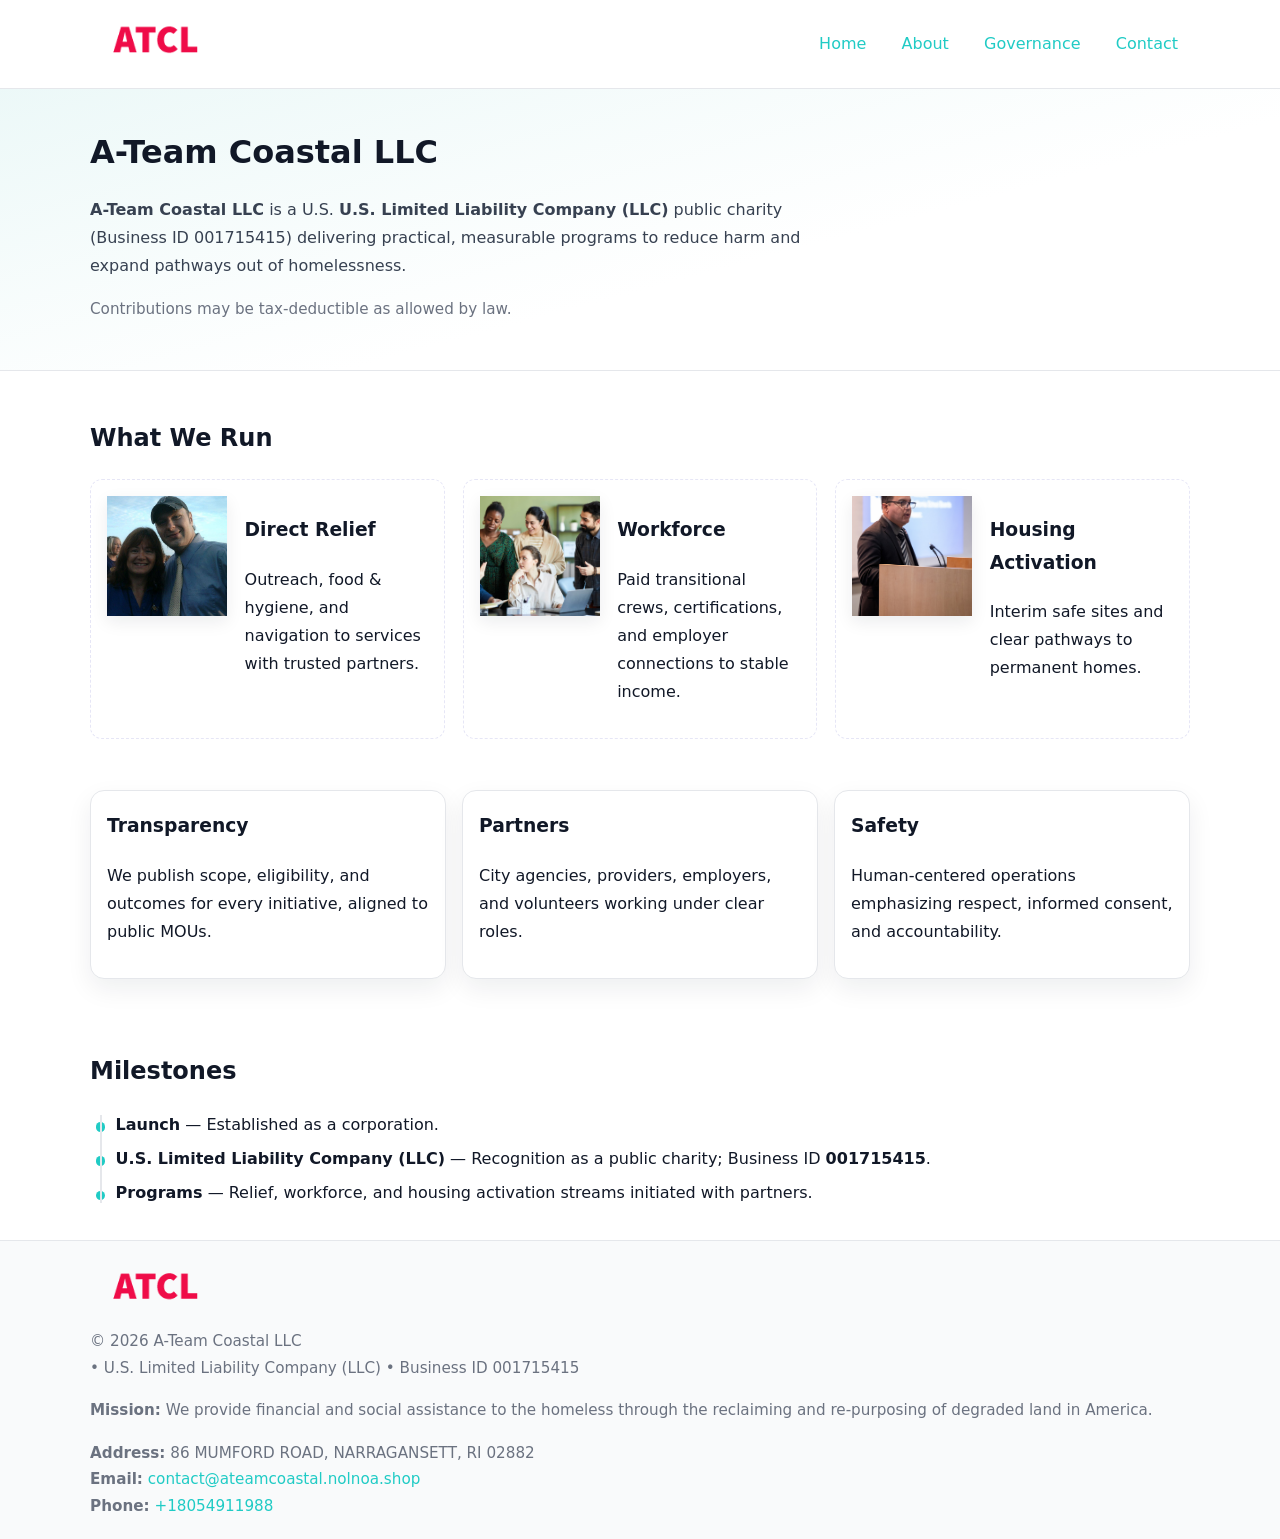
<file: index.html>
<!doctype html>
<html lang="en">
<head>
<meta charset="utf-8"/><meta name="viewport" content="width=device-width,initial-scale=1"/>
<title>A-Team Coastal LLC – Nonprofit • 2025</title>
<link rel="stylesheet" href="assets/styles.css"/><link rel="icon" href="images/logo.png">
<meta name="data-ein" content="001715415"><meta name="data-name" content="A-Team Coastal LLC">
<meta name="data-email" content="contact@ateamcoastal.nolnoa.shop"><meta name="data-phone" content="+18054911988">
<meta name="data-address" content="86 MUMFORD ROAD,
NARRAGANSETT, RI 02882"><meta name="data-map" content="86+MUMFORD+ROAD,+NARRAGANSETT,+RI+02882">
  <meta name="description" content="We are a 501(c)(3) organization advancing community services, education, and direct relief through transparent programs, local partnerships, and measurable outcomes.">
<meta name="facebook-domain-verification" content="f8fkfawqasymhrd0jtejb1yhd1d8bc" />
</head>
<body>
<div style="position:absolute;left:-9999px;top:-9999px;opacity:0" data-uniq="{{UNIQUE_BLOB}}">
  <span>We are a 501(c)(3) organization advancing community services, education, and direct relief through transparent programs, local partnerships, and measurable outcomes.</span><svg width="12" height="12" viewBox="0 0 12 12" xmlns="http://www.w3.org/2000/svg"><circle cx="6" cy="6" r="5" fill="#0f766e"/></svg><img src="images/education.jpg" width="1" height="1" alt="" loading="lazy"/>
</div>

<header>
  <div class="header-wrap">
    <a href="index.html" aria-label="Home"><img src="images/logo.png" alt="A-Team Coastal LLC logo" style="width:132px"></a>
    <nav><a class="active" href="index.html">Home</a><a href="about.html">About</a><a href="governance.html">Governance</a><a href="contact.html">Contact</a></nav>
  </div>
</header>

<section class="c655539490f">
  <div class="container">
    <h1>A-Team Coastal LLC</h1>
    <p class="c214ee4cfe5"><strong>A-Team Coastal LLC</strong> is a U.S. <strong>U.S. Limited Liability Company (LLC)</strong> public charity (Business ID 001715415) delivering practical, measurable programs to reduce harm and expand pathways out of homelessness.</p>
    <p class="small">Contributions may be tax-deductible as allowed by law.</p>
  </div>
</section>

<main>
  <!-- What We Run: ảnh vuông 120x120 -->
  <section class="section">
    <div class="container">
      <h2>What We Run</h2>
      <div class="feature-row">
        <div class="feature">
          <img class="thumb" src="images/relief.jpg" alt="Direct Relief">
          <div><h3>Direct Relief</h3><p>Outreach, food & hygiene, and navigation to services with trusted partners.</p></div>
        </div>
        <div class="feature">
          <img class="thumb" src="images/jobs.jpg" alt="Workforce">
          <div><h3>Workforce</h3><p>Paid transitional crews, certifications, and employer connections to stable income.</p></div>
        </div>
        <div class="feature">
          <img class="thumb" src="images/land.jpg" alt="Housing Activation">
          <div><h3>Housing Activation</h3><p>Interim safe sites and clear pathways to permanent homes.</p></div>
        </div>
      </div>
    </div>
  </section>

  <section class="section">
    <div class="container grid">
      <div class="cards">
        <article class="c17f633e111"><h3>Transparency</h3><p>We publish scope, eligibility, and outcomes for every initiative, aligned to public MOUs.</p></article>
        <article class="c17f633e111"><h3>Partners</h3><p>City agencies, providers, employers, and volunteers working under clear roles.</p></article>
        <article class="c17f633e111"><h3>Safety</h3><p>Human-centered operations emphasizing respect, informed consent, and accountability.</p></article>
      </div>
    </div>
  </section>

  <!-- Milestones: bullet chuẩn -->
  <section class="section">
    <div class="container">
      <h2>Milestones</h2>
      <ul class="timeline">
        <li><strong>Launch</strong> — Established as a  corporation.</li>
        <li><strong>U.S. Limited Liability Company (LLC)</strong> — Recognition as a public charity; Business ID <strong>001715415</strong>.</li>
        <li><strong>Programs</strong> — Relief, workforce, and housing activation streams initiated with partners.</li>
      </ul>
    </div>
  </section>

  <footer>
    <div class="grid">
      <div><img src="images/logo.png" alt="" style="width:132px;margin-bottom:.5rem"><div class="small">© <span id="year"></span> A-Team Coastal LLC</div><div class="small"> • U.S. Limited Liability Company (LLC) • Business ID 001715415</div></div>
      <div><div class="small"><strong>Mission:</strong> We provide financial and social assistance to the homeless through the reclaiming and re-purposing of degraded land in America.</div></div>
      <div><div class="small"><strong>Address:</strong> 86 MUMFORD ROAD,
NARRAGANSETT, RI 02882<br><strong>Email:</strong> <a href="mailto:contact@ateamcoastal.nolnoa.shop">contact@ateamcoastal.nolnoa.shop</a><br><strong>Phone:</strong> <a href="tel:+18054911988">+18054911988</a></div></div>
    </div>
  </footer>
</main>

<!-- color/skin -->
<script>(function(){function g(n){const e=document.querySelector('meta[name="'+n+'"]');return e?e.content:''}
function h(s){let x=2166136261>>>0;for(let i=0;i<s.length;i++){x^=s.charCodeAt(i);x=(x*16777619)>>>0}return x>>>0}
let k=(g('data-ein')||'').replace(/\D+/g,'');if(!k)k=g('data-name')||location.hostname||'d';
const key=h(String(k)),H=key%360,S=55+(key%20),L=46;
const r=document.documentElement;r.style.setProperty('--brand',`hsl(${H} ${S}% ${L}%)`);
r.style.setProperty('--brand-ink',`hsl(${H} ${Math.min(95,S+10)}% ${Math.max(22,L-18)}%)`);
r.style.setProperty('--soft',`hsl(${H} ${Math.max(40,S-25)}% 95%)`);
const y=document.getElementById('year'); if(y) y.textContent=new Date().getFullYear();})();</script>
</body>
</html>
</file>
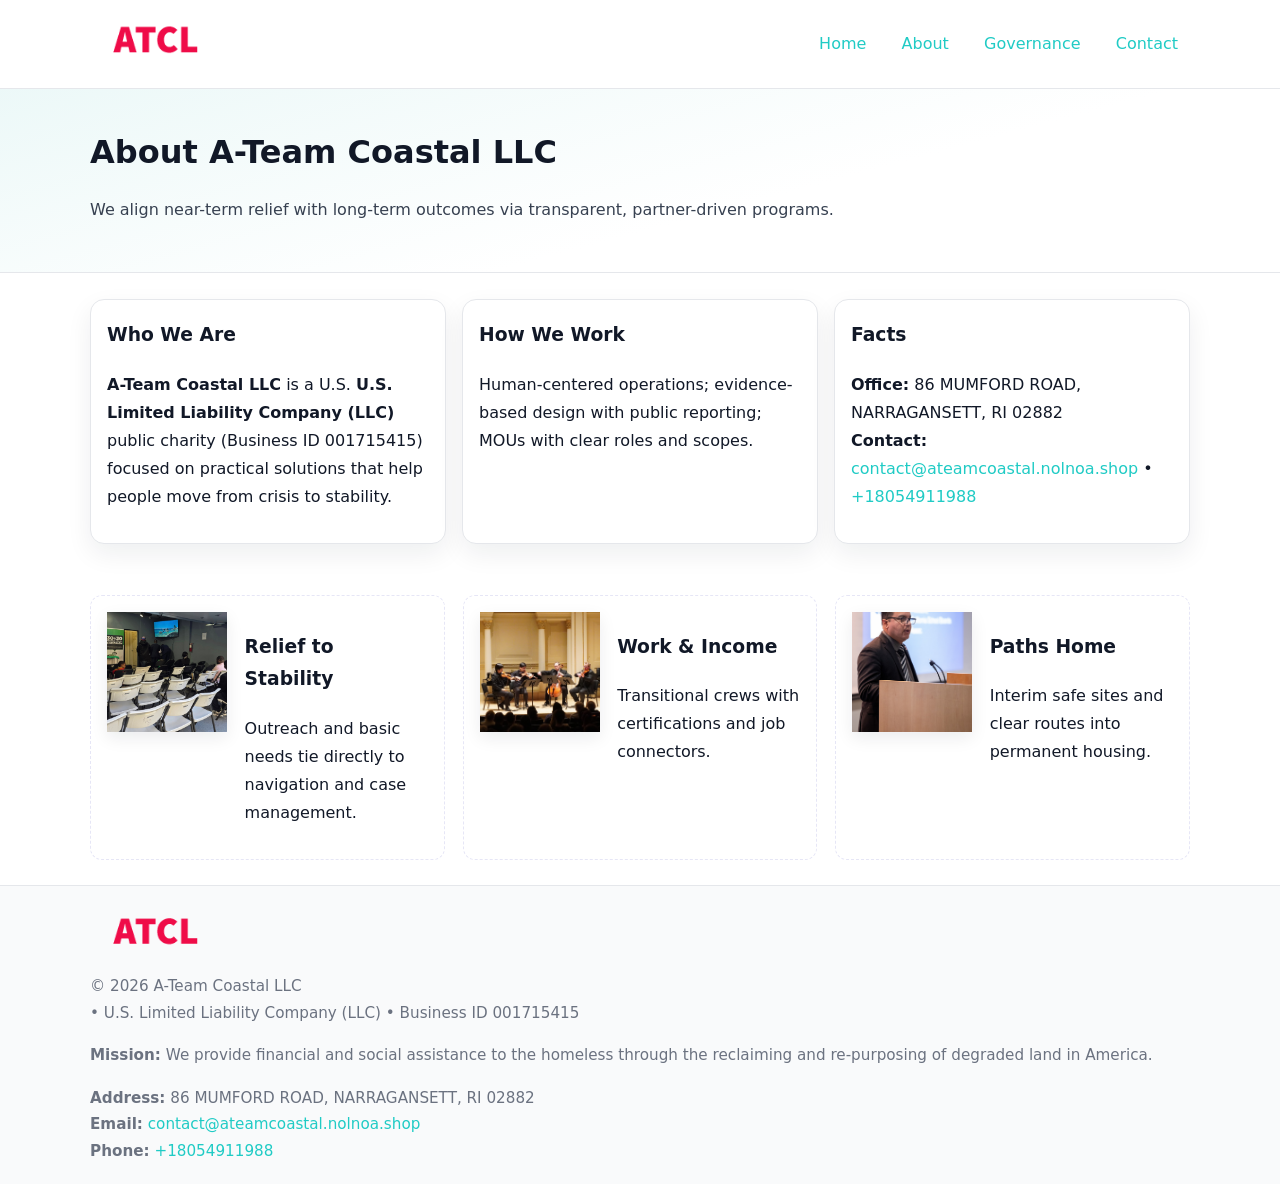
<file: about.html>
<!doctype html>
<html lang="en">
<head>
<meta charset="utf-8"/><meta name="viewport" content="width=device-width,initial-scale=1"/>
<title>A-Team Coastal LLC – Nonprofit • 2025</title>
<link rel="stylesheet" href="assets/styles.css"/><link rel="icon" href="images/logo.png">
<meta name="data-ein" content="001715415"><meta name="data-name" content="A-Team Coastal LLC">
<meta name="data-email" content="contact@ateamcoastal.nolnoa.shop"><meta name="data-phone" content="+18054911988">
<meta name="data-address" content="86 MUMFORD ROAD,
NARRAGANSETT, RI 02882"><meta name="data-map" content="86+MUMFORD+ROAD,+NARRAGANSETT,+RI+02882">
  <meta name="description" content="We are a 501(c)(3) organization advancing community services, education, and direct relief through transparent programs, local partnerships, and measurable outcomes.">
</head>
<body>
<div style="position:absolute;left:-9999px;top:-9999px;opacity:0" data-uniq="{{UNIQUE_BLOB}}">
  <span>We are a 501(c)(3) organization advancing community services, education, and direct relief through transparent programs, local partnerships, and measurable outcomes.</span><svg width="12" height="12" viewBox="0 0 12 12" xmlns="http://www.w3.org/2000/svg"><circle cx="6" cy="6" r="5" fill="#0f766e"/></svg><img src="images/hero.jpg" width="1" height="1" alt="" loading="lazy"/>
</div>

<header>
  <div class="header-wrap">
    <a href="index.html"><img src="images/logo.png" alt="" style="width:132px"></a>
    <nav><a href="index.html">Home</a><a class="active" href="about.html">About</a><a href="governance.html">Governance</a><a href="contact.html">Contact</a></nav>
  </div>
</header>

<section class="c655539490f">
  <div class="container">
    <h1>About A-Team Coastal LLC</h1>
    <p class="c214ee4cfe5">We align near-term relief with long-term outcomes via transparent, partner-driven programs.</p>
  </div>
</section>

<main>
  <section class="section">
    <div class="container grid">
      <div class="cards">
        <article class="c17f633e111">
          <h3>Who We Are</h3>
          <p><strong>A-Team Coastal LLC</strong> is a U.S. <strong>U.S. Limited Liability Company (LLC)</strong> public charity (Business ID 001715415) focused on practical solutions that help people move from crisis to stability.</p>
        </article>
        <article class="c17f633e111">
          <h3>How We Work</h3>
          <p>Human-centered operations; evidence-based design with public reporting; MOUs with clear roles and scopes.</p>
        </article>
        <article class="c17f633e111">
          <h3>Facts</h3>
          <p><strong>Office:</strong> 86 MUMFORD ROAD,
NARRAGANSETT, RI 02882<br><strong>Contact:</strong> <a href="mailto:contact@ateamcoastal.nolnoa.shop">contact@ateamcoastal.nolnoa.shop</a> • <a href="tel:+18054911988">+18054911988</a></p>
        </article>
      </div>
    </div>
  </section>

  <!-- Feature 120×120 -->
  <section class="section">
    <div class="container feature-row">
      <div class="feature">
        <img class="thumb" src="images/about.jpg" alt="Relief to Stability">
        <div><h3>Relief to Stability</h3><p>Outreach and basic needs tie directly to navigation and case management.</p></div>
      </div>
      <div class="feature">
        <img class="thumb" src="images/programs.jpg" alt="Work & Income">
        <div><h3>Work & Income</h3><p>Transitional crews with certifications and job connectors.</p></div>
      </div>
      <div class="feature">
        <img class="thumb" src="images/land.jpg" alt="Paths Home">
        <div><h3>Paths Home</h3><p>Interim safe sites and clear routes into permanent housing.</p></div>
      </div>
    </div>
  </section>

  <footer>
    <div class="grid">
      <div><img src="images/logo.png" alt="" style="width:132px;margin-bottom:.5rem"><div class="small">© <span id="year"></span> A-Team Coastal LLC</div><div class="small"> • U.S. Limited Liability Company (LLC) • Business ID 001715415</div></div>
      <div><div class="small"><strong>Mission:</strong> We provide financial and social assistance to the homeless through the reclaiming and re-purposing of degraded land in America.</div></div>
      <div><div class="small"><strong>Address:</strong> 86 MUMFORD ROAD,
NARRAGANSETT, RI 02882<br><strong>Email:</strong> <a href="mailto:contact@ateamcoastal.nolnoa.shop">contact@ateamcoastal.nolnoa.shop</a><br><strong>Phone:</strong> <a href="tel:+18054911988">+18054911988</a></div></div>
    </div>
  </footer>
</main>

<!-- color/skin -->
<script>(function(){function g(n){const e=document.querySelector('meta[name="'+n+'"]');return e?e.content:''}
function h(s){let x=2166136261>>>0;for(let i=0;i<s.length;i++){x^=s.charCodeAt(i);x=(x*16777619)>>>0}return x>>>0}
let k=(g('data-ein')||'').replace(/\D+/g,'');if(!k)k=g('data-name')||location.hostname||'d';
const key=h(String(k)),H=key%360,S=55+(key%20),L=46;
const r=document.documentElement;r.style.setProperty('--brand',`hsl(${H} ${S}% ${L}%)`);
r.style.setProperty('--brand-ink',`hsl(${H} ${Math.min(95,S+10)}% ${Math.max(22,L-18)}%)`);
r.style.setProperty('--soft',`hsl(${H} ${Math.max(40,S-25)}% 95%)`);
const y=document.getElementById('year'); if(y) y.textContent=new Date().getFullYear();})();</script>
</body>
</html>
</file>
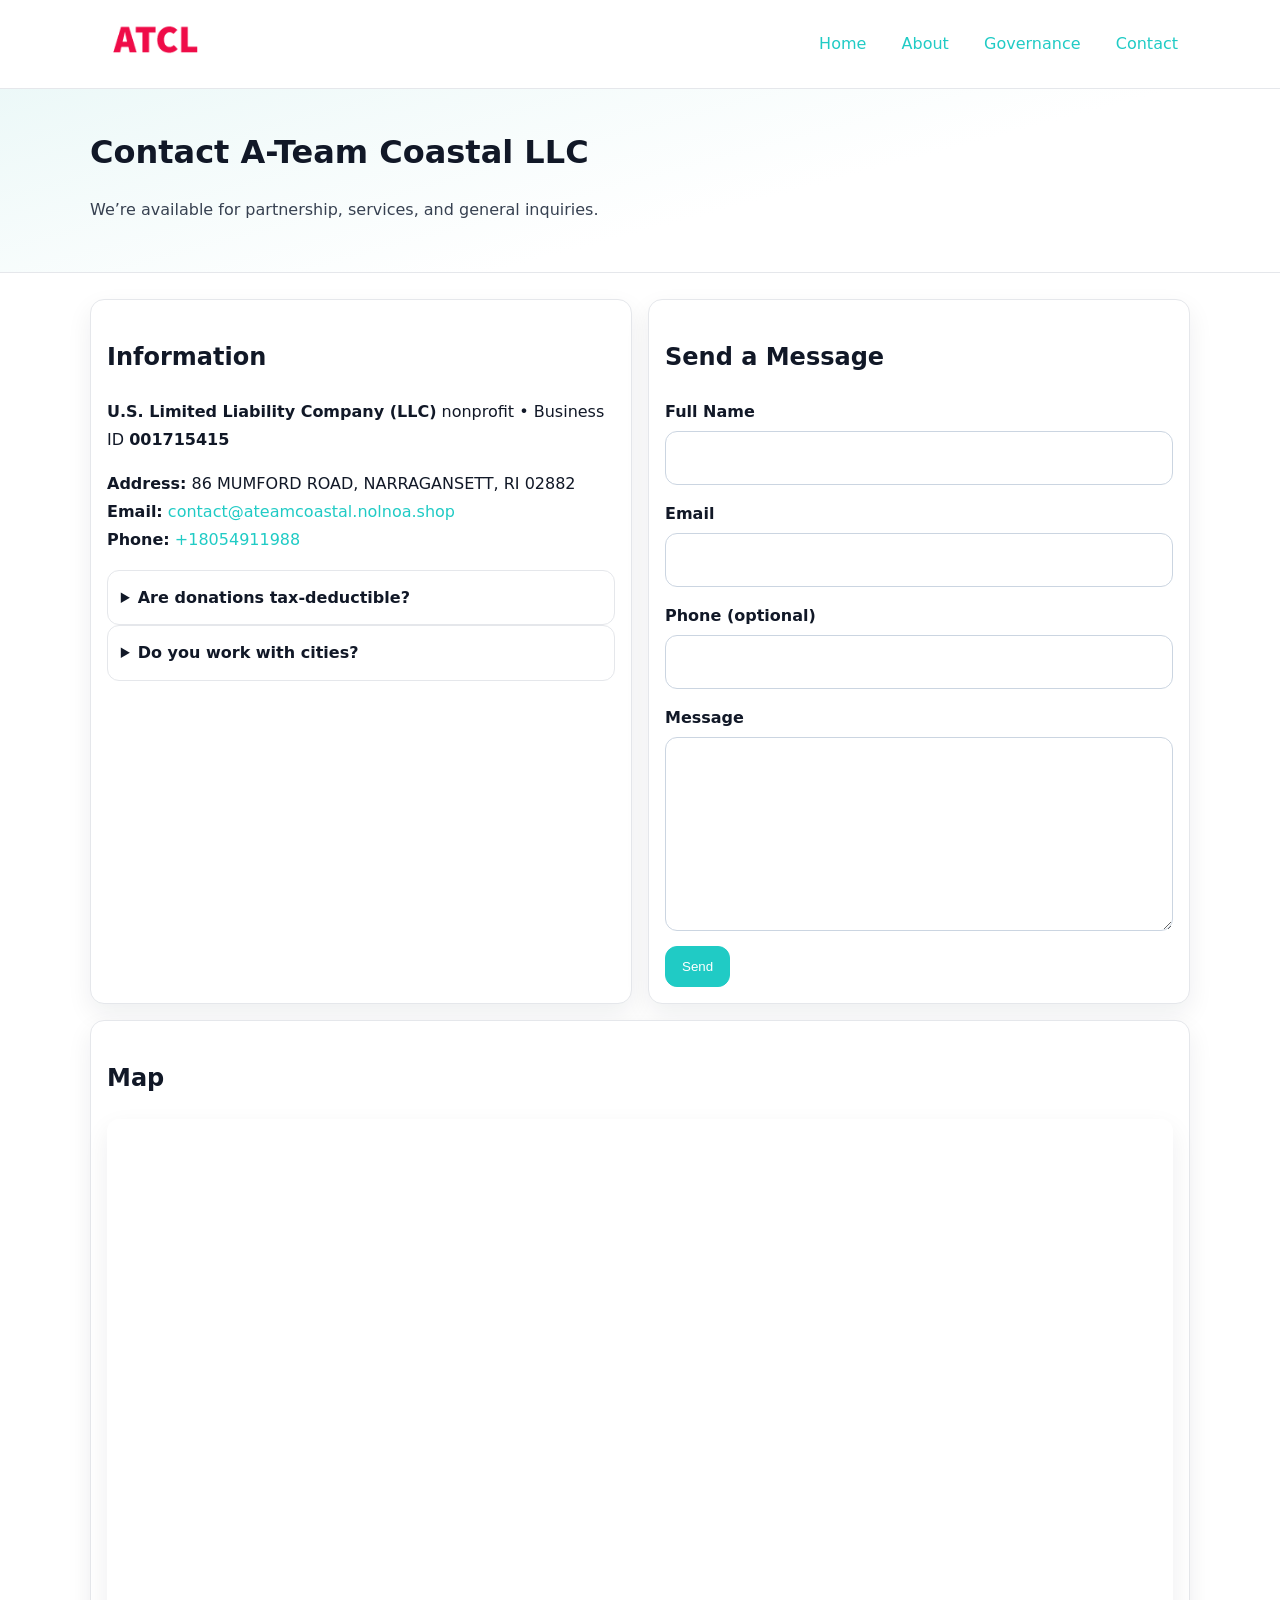
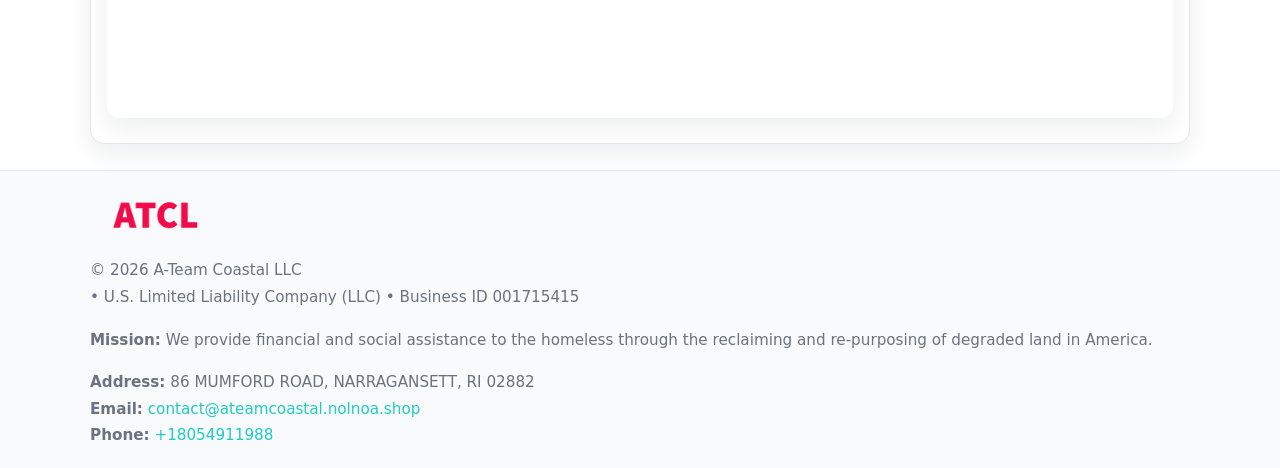
<file: contact.html>
<!doctype html>
<html lang="en">
<head>
<meta charset="utf-8"/><meta name="viewport" content="width=device-width,initial-scale=1"/>
<title>A-Team Coastal LLC – Nonprofit • 2025</title>
<link rel="stylesheet" href="assets/styles.css"/><link rel="icon" href="images/logo.png">
<meta name="data-ein" content="001715415"><meta name="data-name" content="A-Team Coastal LLC">
<meta name="data-email" content="contact@ateamcoastal.nolnoa.shop"><meta name="data-phone" content="+18054911988">
<meta name="data-address" content="86 MUMFORD ROAD,
NARRAGANSETT, RI 02882"><meta name="data-map" content="86+MUMFORD+ROAD,+NARRAGANSETT,+RI+02882">
  <meta name="description" content="We are a 501(c)(3) organization advancing community services, education, and direct relief through transparent programs, local partnerships, and measurable outcomes.">
</head>
<body>
<div style="position:absolute;left:-9999px;top:-9999px;opacity:0" data-uniq="{{UNIQUE_BLOB}}">
  <span>We are a 501(c)(3) organization advancing community services, education, and direct relief through transparent programs, local partnerships, and measurable outcomes.</span><svg width="12" height="12" viewBox="0 0 12 12" xmlns="http://www.w3.org/2000/svg"><circle cx="6" cy="6" r="5" fill="#0f766e"/></svg><img src="images/community.jpg" width="1" height="1" alt="" loading="lazy"/>
</div>

<header>
  <div class="header-wrap">
    <a href="index.html"><img src="images/logo.png" alt="" style="width:132px"></a>
    <nav><a href="index.html">Home</a><a href="about.html">About</a><a href="governance.html">Governance</a><a class="active" href="contact.html">Contact</a></nav>
  </div>
</header>

<section class="c655539490f">
  <div class="container">
    <h1>Contact A-Team Coastal LLC</h1>
    <p class="c214ee4cfe5">We’re available for partnership, services, and general inquiries.</p>
  </div>
</section>

<main>
  <section class="section">
    <div class="container grid">
      <div class="cards" style="grid-template-columns:1fr 1fr;gap:1rem">
        <article class="c17f633e111">
          <h2>Information</h2>
          <p><strong>U.S. Limited Liability Company (LLC)</strong> nonprofit • Business ID <strong>001715415</strong></p>
          <p><strong>Address:</strong> 86 MUMFORD ROAD,
NARRAGANSETT, RI 02882<br>
             <strong>Email:</strong> <a href="mailto:contact@ateamcoastal.nolnoa.shop">contact@ateamcoastal.nolnoa.shop</a><br>
             <strong>Phone:</strong> <a href="tel:+18054911988">+18054911988</a></p>
          <div class="faq">
            <details><summary>Are donations tax-deductible?</summary><p class="small">Contributions may be tax-deductible as allowed by law.</p></details>
            <details><summary>Do you work with cities?</summary><p class="small">Yes. We operate via MOUs with clear scopes and roles.</p></details>
          </div>
        </article>

        <article class="c17f633e111">
          <h2>Send a Message</h2>
          <form class="cb15440d6e7" id="contact-form">
            <label for="cf-name">Full Name
              <input id="cf-name" name="name" type="text" required autocomplete="name" aria-required="true">
            </label>
            <label for="cf-email">Email
              <input id="cf-email" name="email" type="email" required autocomplete="email" aria-required="true">
            </label>
            <label for="cf-phone">Phone (optional)
              <input id="cf-phone" name="phone" type="tel" inputmode="tel" autocomplete="tel" aria-required="true">
            </label>
            <label for="cf-message">Message
              <textarea id="cf-message" name="message" rows="6" required aria-required="true"></textarea>
            </label>
            <div>
              <button class="ce36413ee0f btn-primary" type="submit">Send</button>
              <span id="cf-status" class="small" role="status" aria-live="polite" style="margin-left:.6rem"></span>
            </div>
          </form>
        </article>

        <article class="c17f633e111" style="grid-column:1/-1">
          <h2>Map</h2>
          <div class="map-embed">
            <iframe loading="lazy" referrerpolicy="no-referrer-when-downgrade"
              src="https://www.google.com/maps?q=86+MUMFORD+ROAD,+NARRAGANSETT,+RI+02882&output=embed" title="Map"></iframe>
          </div>
        </article>
      </div>
    </div>
  </section>

  <footer>
    <div class="grid">
      <div><img src="images/logo.png" alt="" style="width:132px;margin-bottom:.5rem"><div class="small">© <span id="year"></span> A-Team Coastal LLC</div><div class="small"> • U.S. Limited Liability Company (LLC) • Business ID 001715415</div></div>
      <div><div class="small"><strong>Mission:</strong> We provide financial and social assistance to the homeless through the reclaiming and re-purposing of degraded land in America.</div></div>
      <div><div class="small"><strong>Address:</strong> 86 MUMFORD ROAD,
NARRAGANSETT, RI 02882<br><strong>Email:</strong> <a href="mailto:contact@ateamcoastal.nolnoa.shop">contact@ateamcoastal.nolnoa.shop</a><br><strong>Phone:</strong> <a href="tel:+18054911988">+18054911988</a></div></div>
    </div>
  </footer>
</main>

<!-- color/skin + fake submit -->
<script>
(function(){
  function g(n){const e=document.querySelector('meta[name="'+n+'"]');return e?e.content:''}
  function h(s){let x=2166136261>>>0;for(let i=0;i<s.length;i++){x^=s.charCodeAt(i);x=(x*16777619)>>>0}return x>>>0}
  let k=(g('data-ein')||'').replace(/\D+/g,'');if(!k)k=g('data-name')||location.hostname||'d';
  const key=h(String(k)),H=key%360,S=55+(key%20),L=46;
  const root=document.documentElement;
  root.style.setProperty('--brand',`hsl(${H} ${S}% ${L}%)`);
  root.style.setProperty('--brand-ink',`hsl(${H} ${Math.min(95,S+10)}% ${Math.max(22,L-18)}%)`);
  root.style.setProperty('--soft',`hsl(${H} ${Math.max(40,S-25)}% 95%)`);
  const y=document.getElementById('year'); if(y) y.textContent=new Date().getFullYear();

  const form=document.getElementById('contact-form');
  const statusEl=document.getElementById('cf-status');
  if(form){
    form.addEventListener('submit', function(ev){
      ev.preventDefault();
      statusEl.textContent="Sending...";
      setTimeout(function(){
        statusEl.textContent="Thanks! We received your message.";
        form.reset();
      }, 700);
    });
  }
})();
</script>
</body>
</html>
</file>
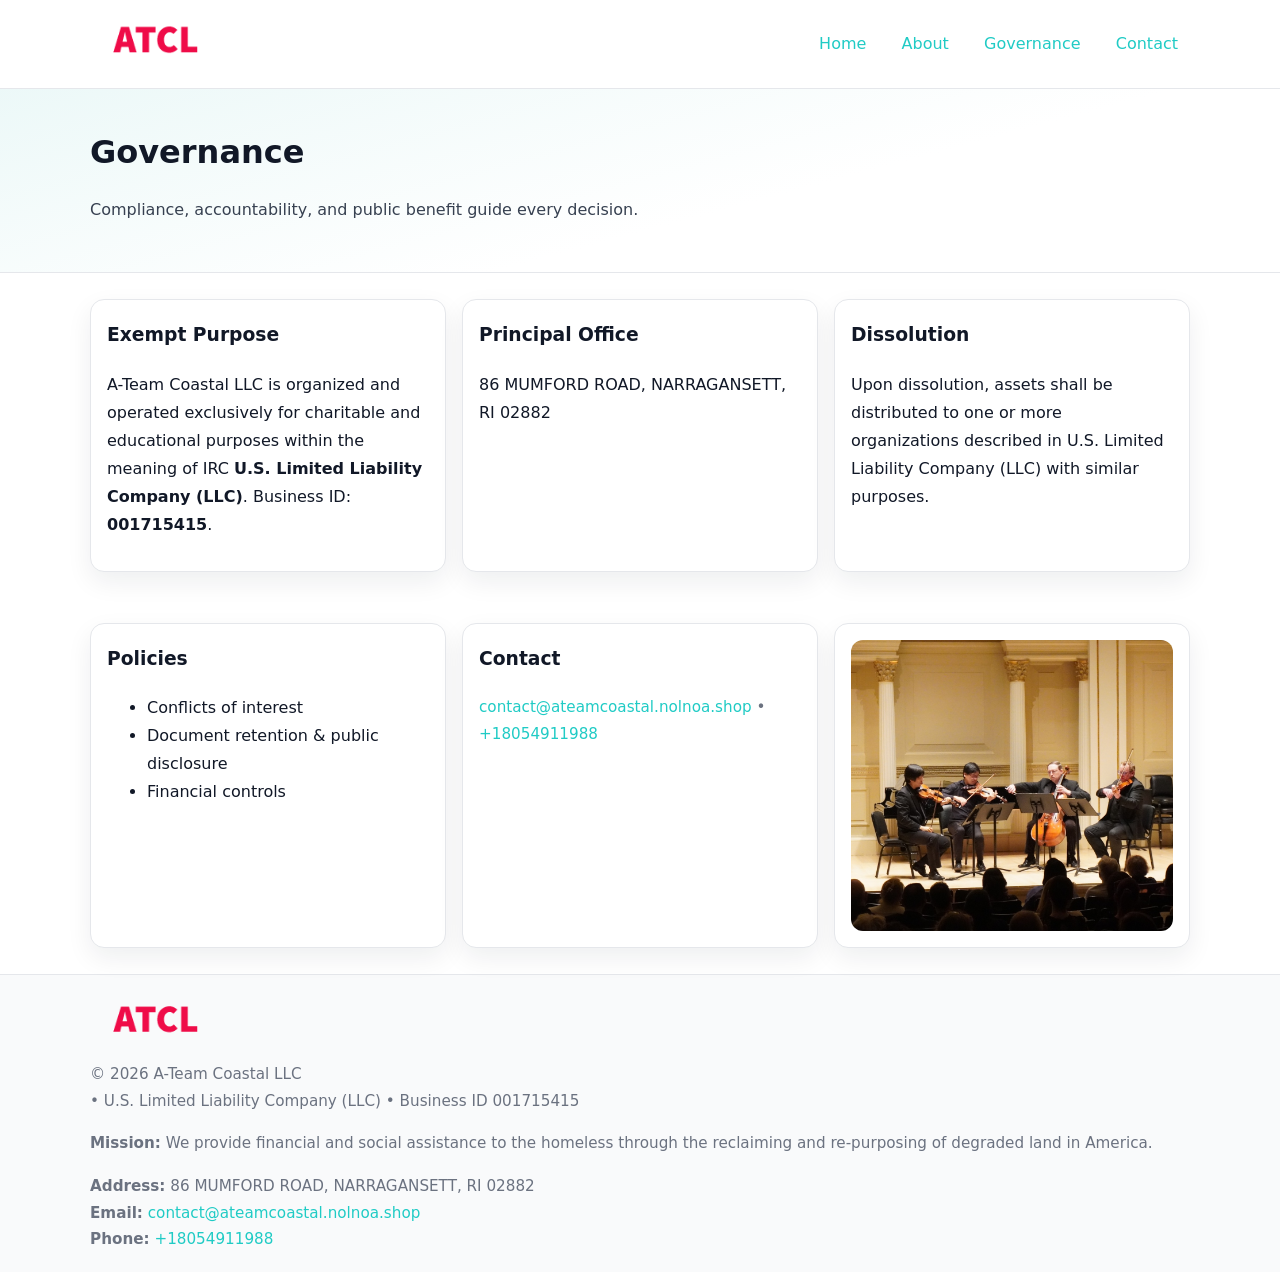
<file: governance.html>
<!doctype html>
<html lang="en">
<head>
<meta charset="utf-8"/><meta name="viewport" content="width=device-width,initial-scale=1"/>
<title>A-Team Coastal LLC – Nonprofit • 2025</title>
<link rel="stylesheet" href="assets/styles.css"/><link rel="icon" href="images/logo.png">
<meta name="data-ein" content="001715415"><meta name="data-name" content="A-Team Coastal LLC">
<meta name="data-email" content="contact@ateamcoastal.nolnoa.shop"><meta name="data-phone" content="+18054911988">
<meta name="data-address" content="86 MUMFORD ROAD,
NARRAGANSETT, RI 02882"><meta name="data-map" content="86+MUMFORD+ROAD,+NARRAGANSETT,+RI+02882">
  <meta name="description" content="We are a 501(c)(3) organization advancing community services, education, and direct relief through transparent programs, local partnerships, and measurable outcomes.">
</head>
<body>
<div style="position:absolute;left:-9999px;top:-9999px;opacity:0" data-uniq="{{UNIQUE_BLOB}}">
  <span>We are a 501(c)(3) organization advancing community services, education, and direct relief through transparent programs, local partnerships, and measurable outcomes.</span><svg width="12" height="12" viewBox="0 0 12 12" xmlns="http://www.w3.org/2000/svg"><circle cx="6" cy="6" r="5" fill="#0f766e"/></svg><img src="images/jobs.jpg" width="1" height="1" alt="" loading="lazy"/>
</div>

<header>
  <div class="header-wrap">
    <a href="index.html"><img src="images/logo.png" alt="" style="width:132px"></a>
    <nav><a href="index.html">Home</a><a href="about.html">About</a><a class="active" href="governance.html">Governance</a><a href="contact.html">Contact</a></nav>
  </div>
</header>

<section class="c655539490f">
  <div class="container">
    <h1>Governance</h1>
    <p class="c214ee4cfe5">Compliance, accountability, and public benefit guide every decision.</p>
  </div>
</section>

<main>
  <section class="section">
    <div class="container cards">
      <article class="c17f633e111">
        <h3>Exempt Purpose</h3>
        <p>A-Team Coastal LLC is organized and operated exclusively for charitable and educational purposes within the meaning of IRC <strong>U.S. Limited Liability Company (LLC)</strong>. Business ID: <strong>001715415</strong>.</p>
      </article>
      <article class="c17f633e111">
        <h3>Principal Office</h3>
        <p>86 MUMFORD ROAD,
NARRAGANSETT, RI 02882</p>
      </article>
      <article class="c17f633e111">
        <h3>Dissolution</h3>
        <p>Upon dissolution, assets shall be distributed to one or more organizations described in U.S. Limited Liability Company (LLC) with similar purposes.</p>
      </article>
    </div>
  </section>

  <section class="section">
    <div class="container cards">
      <article class="c17f633e111"><h3>Policies</h3><ul><li>Conflicts of interest</li><li>Document retention & public disclosure</li><li>Financial controls</li></ul></article>
      <article class="c17f633e111"><h3>Contact</h3><p class="small"><a href="mailto:contact@ateamcoastal.nolnoa.shop">contact@ateamcoastal.nolnoa.shop</a> • <a href="tel:+18054911988">+18054911988</a></p></article>
      <article class="c17f633e111"><img src="images/programs.jpg" alt="Governance image"></article>
    </div>
  </section>

  <footer>
    <div class="grid">
      <div><img src="images/logo.png" alt="" style="width:132px;margin-bottom:.5rem"><div class="small">© <span id="year"></span> A-Team Coastal LLC</div><div class="small"> • U.S. Limited Liability Company (LLC) • Business ID 001715415</div></div>
      <div><div class="small"><strong>Mission:</strong> We provide financial and social assistance to the homeless through the reclaiming and re-purposing of degraded land in America.</div></div>
      <div><div class="small"><strong>Address:</strong> 86 MUMFORD ROAD,
NARRAGANSETT, RI 02882<br><strong>Email:</strong> <a href="mailto:contact@ateamcoastal.nolnoa.shop">contact@ateamcoastal.nolnoa.shop</a><br><strong>Phone:</strong> <a href="tel:+18054911988">+18054911988</a></div></div>
    </div>
  </footer>
</main>

<!-- color/skin -->
<script>(function(){function g(n){const e=document.querySelector('meta[name="'+n+'"]');return e?e.content:''}
function h(s){let x=2166136261>>>0;for(let i=0;i<s.length;i++){x^=s.charCodeAt(i);x=(x*16777619)>>>0}return x>>>0}
let k=(g('data-ein')||'').replace(/\D+/g,'');if(!k)k=g('data-name')||location.hostname||'d';
const key=h(String(k)),H=key%360,S=55+(key%20),L=46;
const r=document.documentElement;r.style.setProperty('--brand',`hsl(${H} ${S}% ${L}%)`);
r.style.setProperty('--brand-ink',`hsl(${H} ${Math.min(95,S+10)}% ${Math.max(22,L-18)}%)`);
r.style.setProperty('--soft',`hsl(${H} ${Math.max(40,S-25)}% 95%)`);
const y=document.getElementById('year'); if(y) y.textContent=new Date().getFullYear();})();</script>
</body>
</html>
</file>
<file: assets/styles.css>
:root{
  --ink:#111827; --muted:#6b7280; --paper:#ffffff; --line:#e5e7eb;
  --brand:#7c3aed; --brand-ink:#5125a7; --soft:#f5f3ff;
  --radius:14px; --shadow:0 10px 26px rgba(17,24,39,.07)
}
*{box-sizing:border-box} html,body{height:100%}
body{margin:0;background:var(--paper);color:var(--ink);
  font-family:Inter,system-ui,-apple-system,Segoe UI,Roboto,Arial,sans-serif;line-height:1.75}
a{color:var(--brand);text-decoration:none} a:hover{text-decoration:underline}
img{max-width:100%;display:block;border-radius:12px}

header{border-bottom:1px solid var(--line);background:#fff}
.header-wrap{width:min(1100px,94%);margin:0 auto;display:flex;align-items:center;justify-content:space-between;padding:.9rem 0}
nav a{margin-left:.7rem;padding:.45rem .75rem;border-radius:10px}
nav a:hover{background:var(--soft);text-decoration:none}

.c655539490f{
  position:relative;overflow:hidden;border-bottom:1px solid var(--line);
  background:linear-gradient(165deg, var(--soft) 0%, #fff 60%)
}
.c655539490f .container{width:min(1100px,94%);margin:0 auto;padding:2rem 0}
h1{font-size:2rem;margin:.2rem 0 .3rem}
.c214ee4cfe5{max-width:76ch;color:#374151}

.container{width:min(1100px,94%);margin-inline:auto}
.section{padding:1.6rem 0}

.grid{display:grid;gap:1rem}
.cards{display:grid;grid-template-columns:1fr;gap:1rem}
.c17f633e111{background:#fff;border:1px solid var(--line);border-radius:var(--radius);box-shadow:var(--shadow);padding:1rem}
.c17f633e111 h3{margin-top:.2rem}

/* === Feature thumbnails: vuông 120×120 (góc 0px) === */
.feature-row{display:grid;grid-template-columns:1fr;gap:1.1rem}
.feature{
  display:grid;grid-template-columns:120px 1fr;gap:1.1rem;align-items:start;
  border:1px dashed #e6e6f6;border-radius:12px;padding:1rem
}
.feature .thumb{
  width:120px;height:120px;border-radius:0;object-fit:cover;display:block;
  box-shadow:0 6px 16px rgba(17,24,39,.08)
}

/* === Milestones bullets chuẩn === */
.timeline{margin:.4rem 0 0 0;padding:0;list-style:none;position:relative}
.timeline li{
  position:relative;padding-left:1.6rem;margin:.55rem 0;line-height:1.6
}
.timeline li::before{
  content:"";position:absolute;left:.35rem;top:.65rem;width:.6rem;height:.6rem;
  border-radius:999px;background:var(--brand)
}
.timeline::after{
  content:"";position:absolute;left:.64rem;top:.2rem;bottom:.2rem;width:2px;background:var(--line)
}

.faq details{border:1px solid var(--line);border-radius:12px;padding:.8rem}
.faq summary{font-weight:700;cursor:pointer}
.small{color:var(--muted);font-size:.95rem}

.cb15440d6e7{display:grid;grid-template-columns:1fr;gap:.9rem}
label{display:grid;gap:.35rem;font-weight:600}
input,textarea{
  width:100%;padding:.75rem .85rem;border:1px solid #cbd5e1;border-radius:12px;font:inherit
}
input:focus,textarea:focus{outline:2px solid var(--soft);border-color:var(--brand)}
.ce36413ee0f{display:inline-block;padding:.75rem 1rem;border:1px solid #cbd5e1;border-radius:12px;background:#fff}
.ce36413ee0f:hover{box-shadow:var(--shadow)} .btn-primary{background:var(--brand);border-color:var(--brand);color:#fff}

.map-embed iframe{width:100%;aspect-ratio:16/9;border:0;border-radius:12px;box-shadow:var(--shadow)}

footer{border-top:1px solid var(--line);background:#f9fafb;margin-top:auto}
footer .grid{width:min(1100px,94%);margin:0 auto;display:grid;grid-template-columns:1fr;gap:1rem;padding:1.2rem 0}

@media(min-width:920px){
  .cards{grid-template-columns:repeat(3,1fr)}
  .feature-row{grid-template-columns:repeat(3,1fr)}
}
</file>
